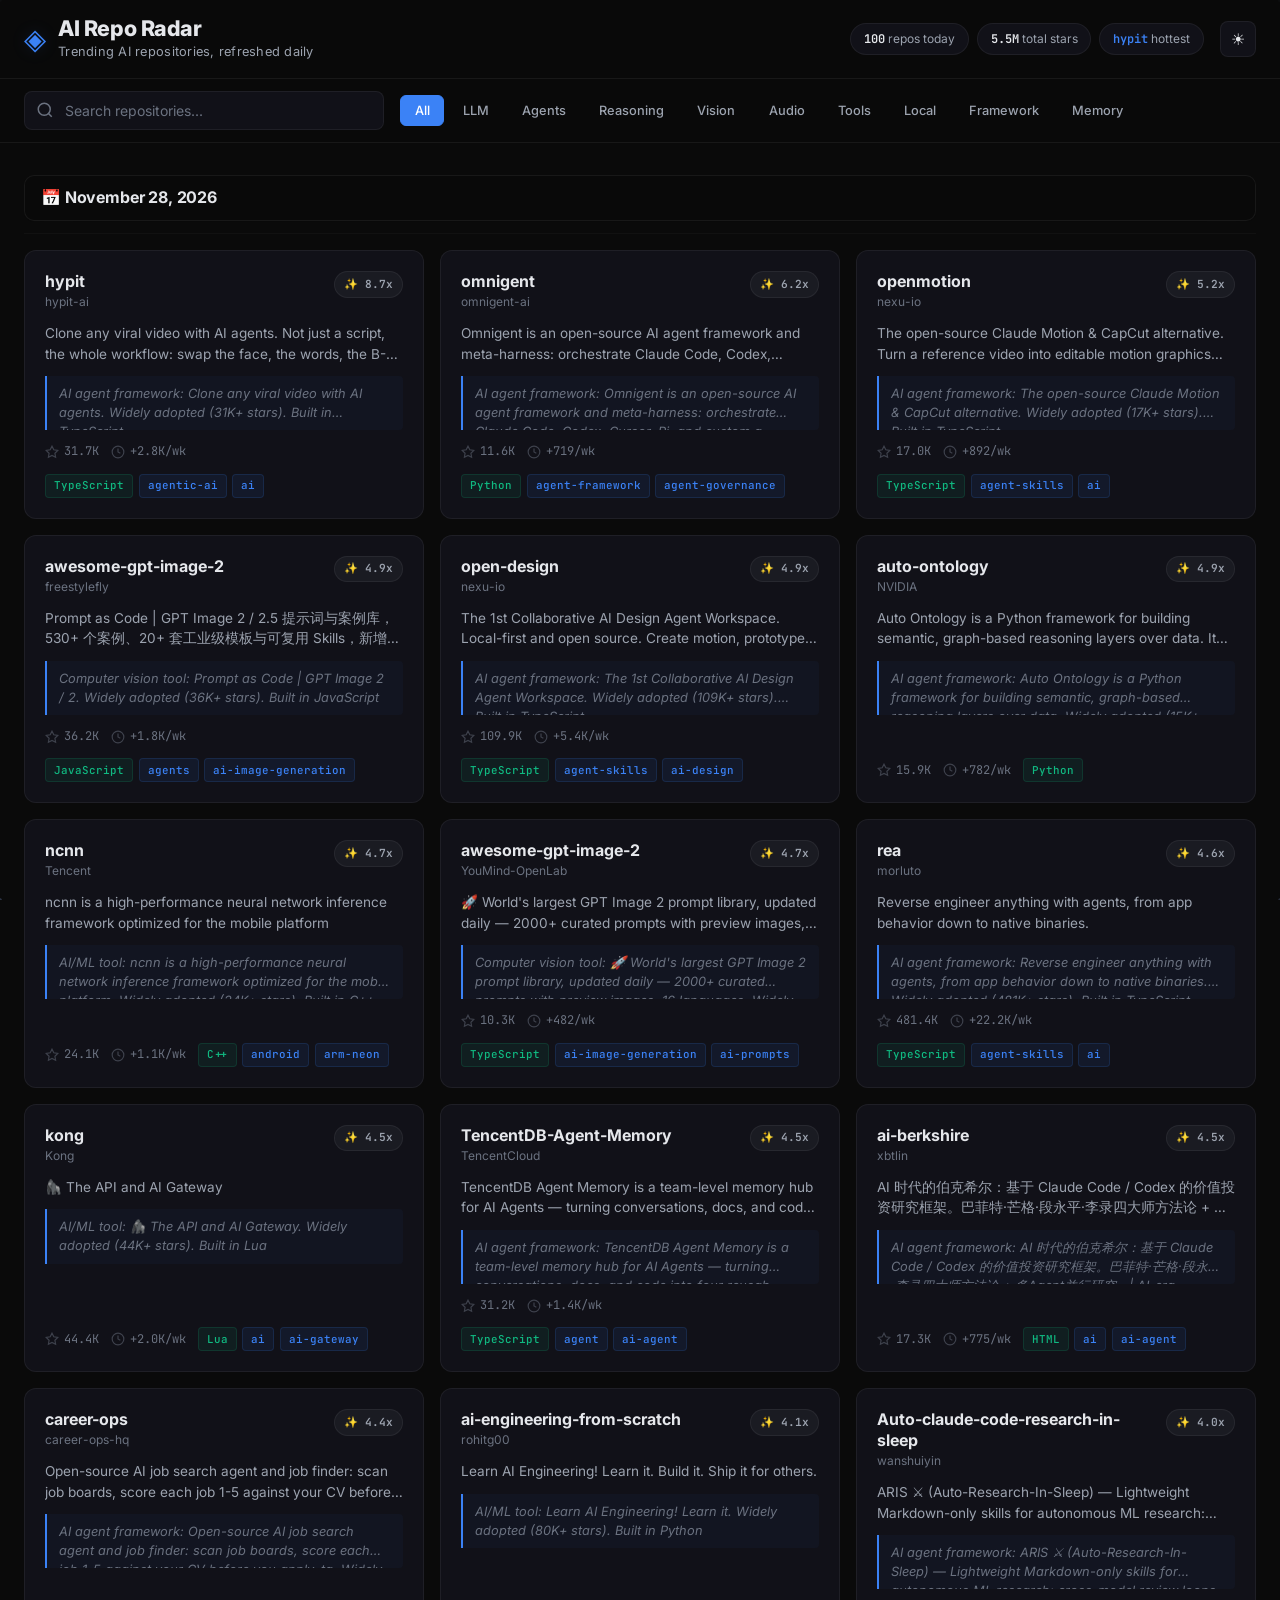
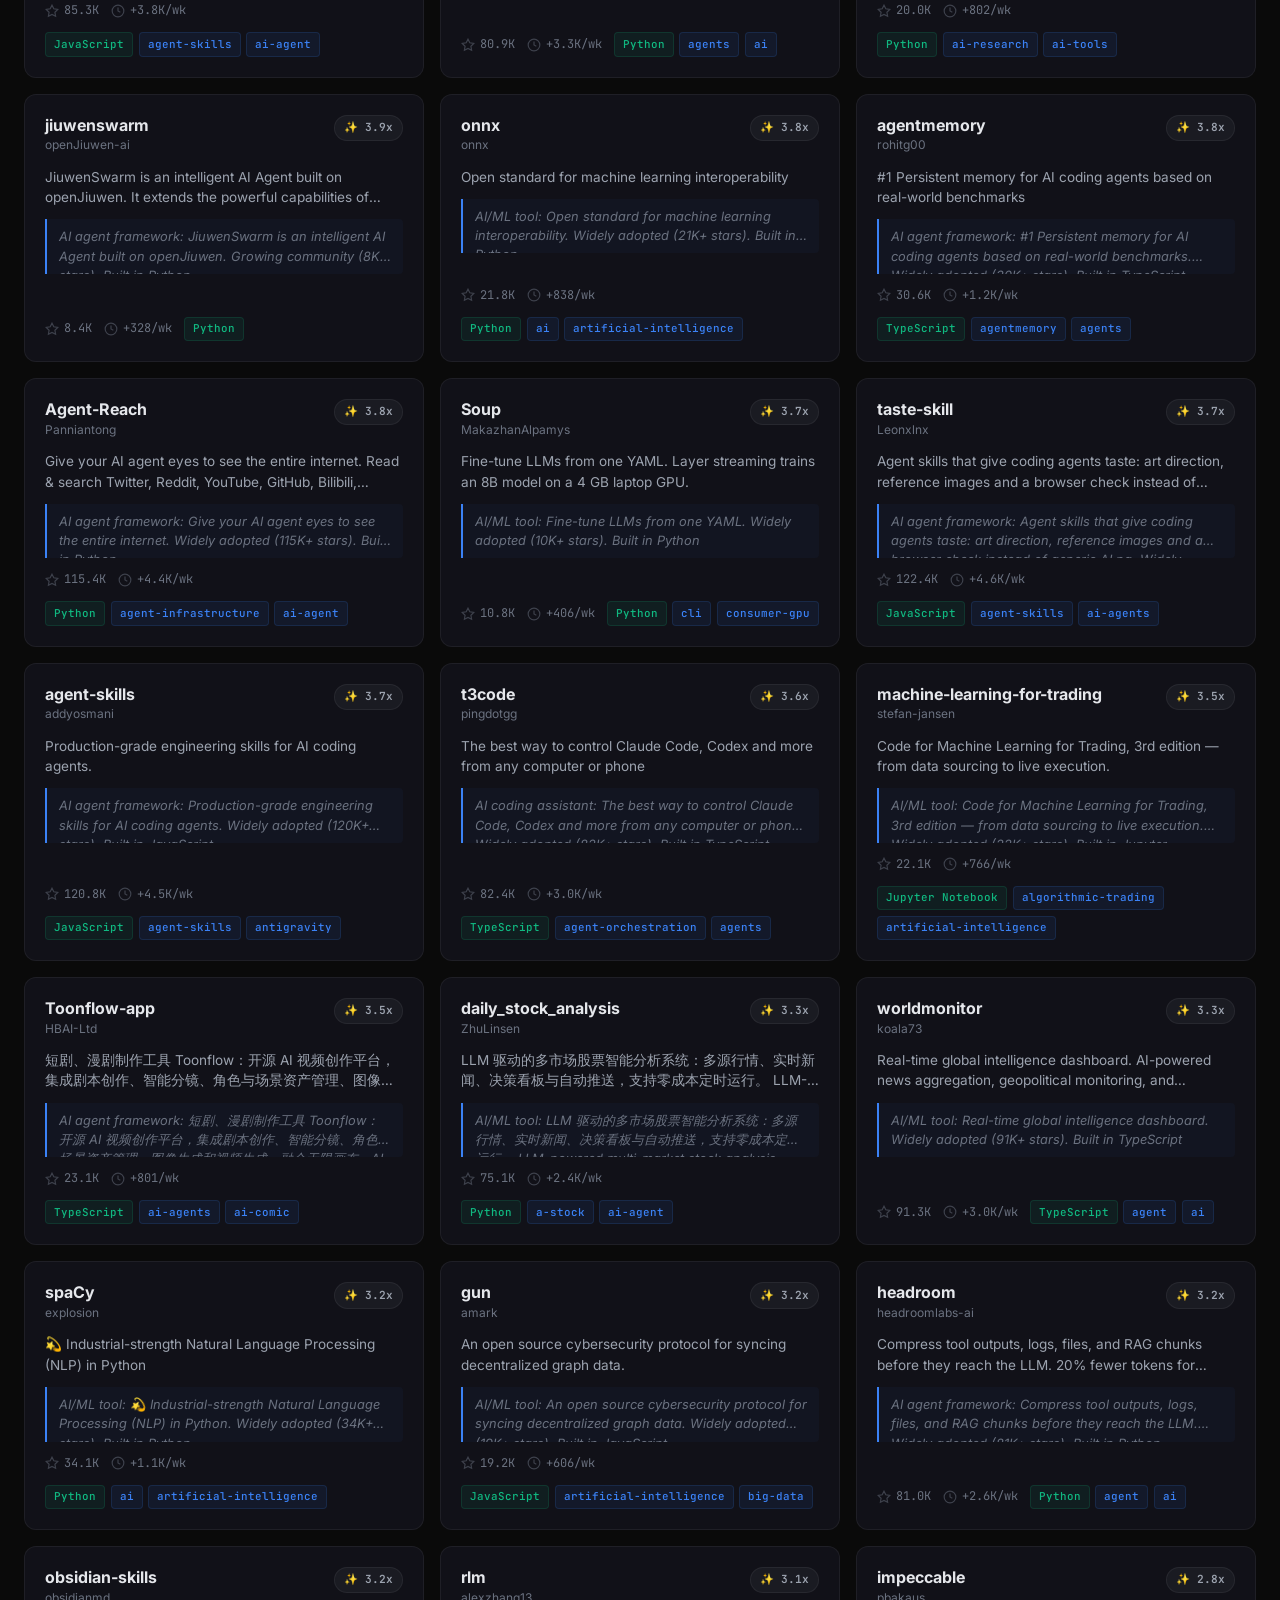
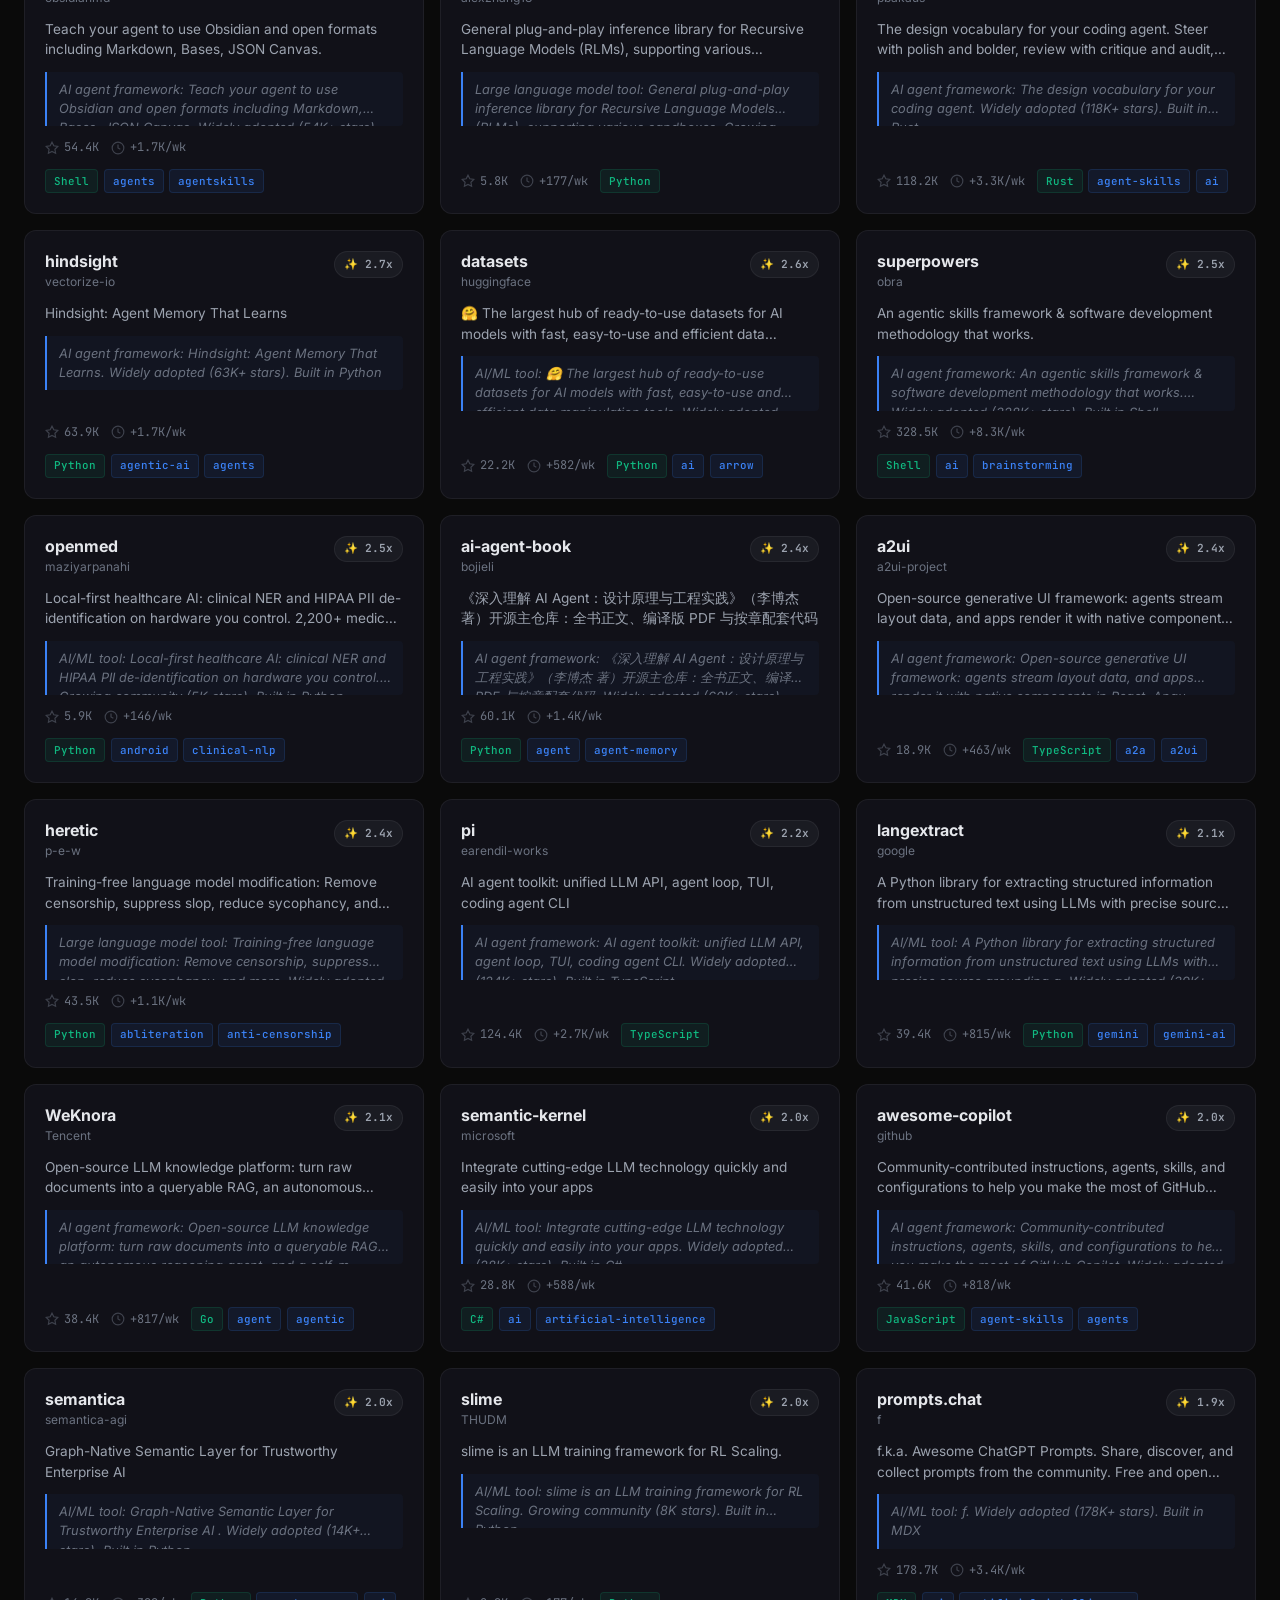
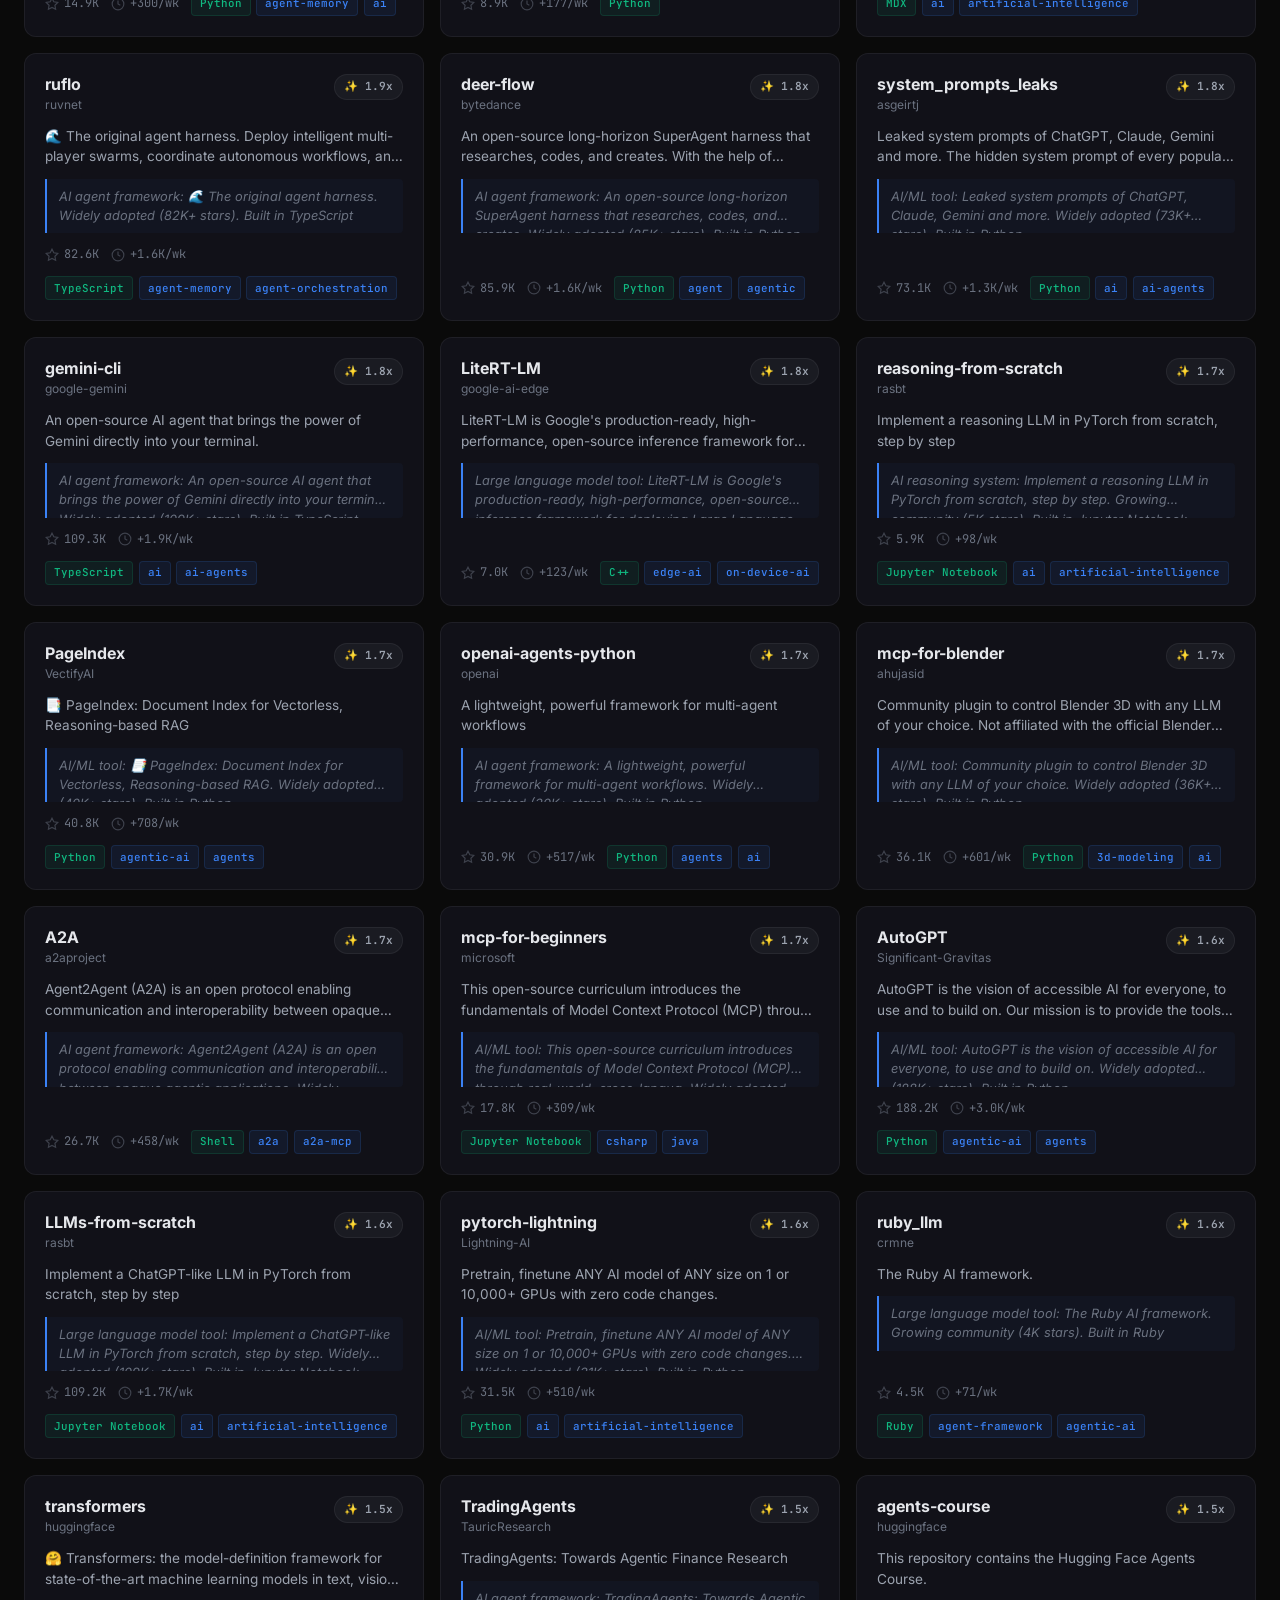
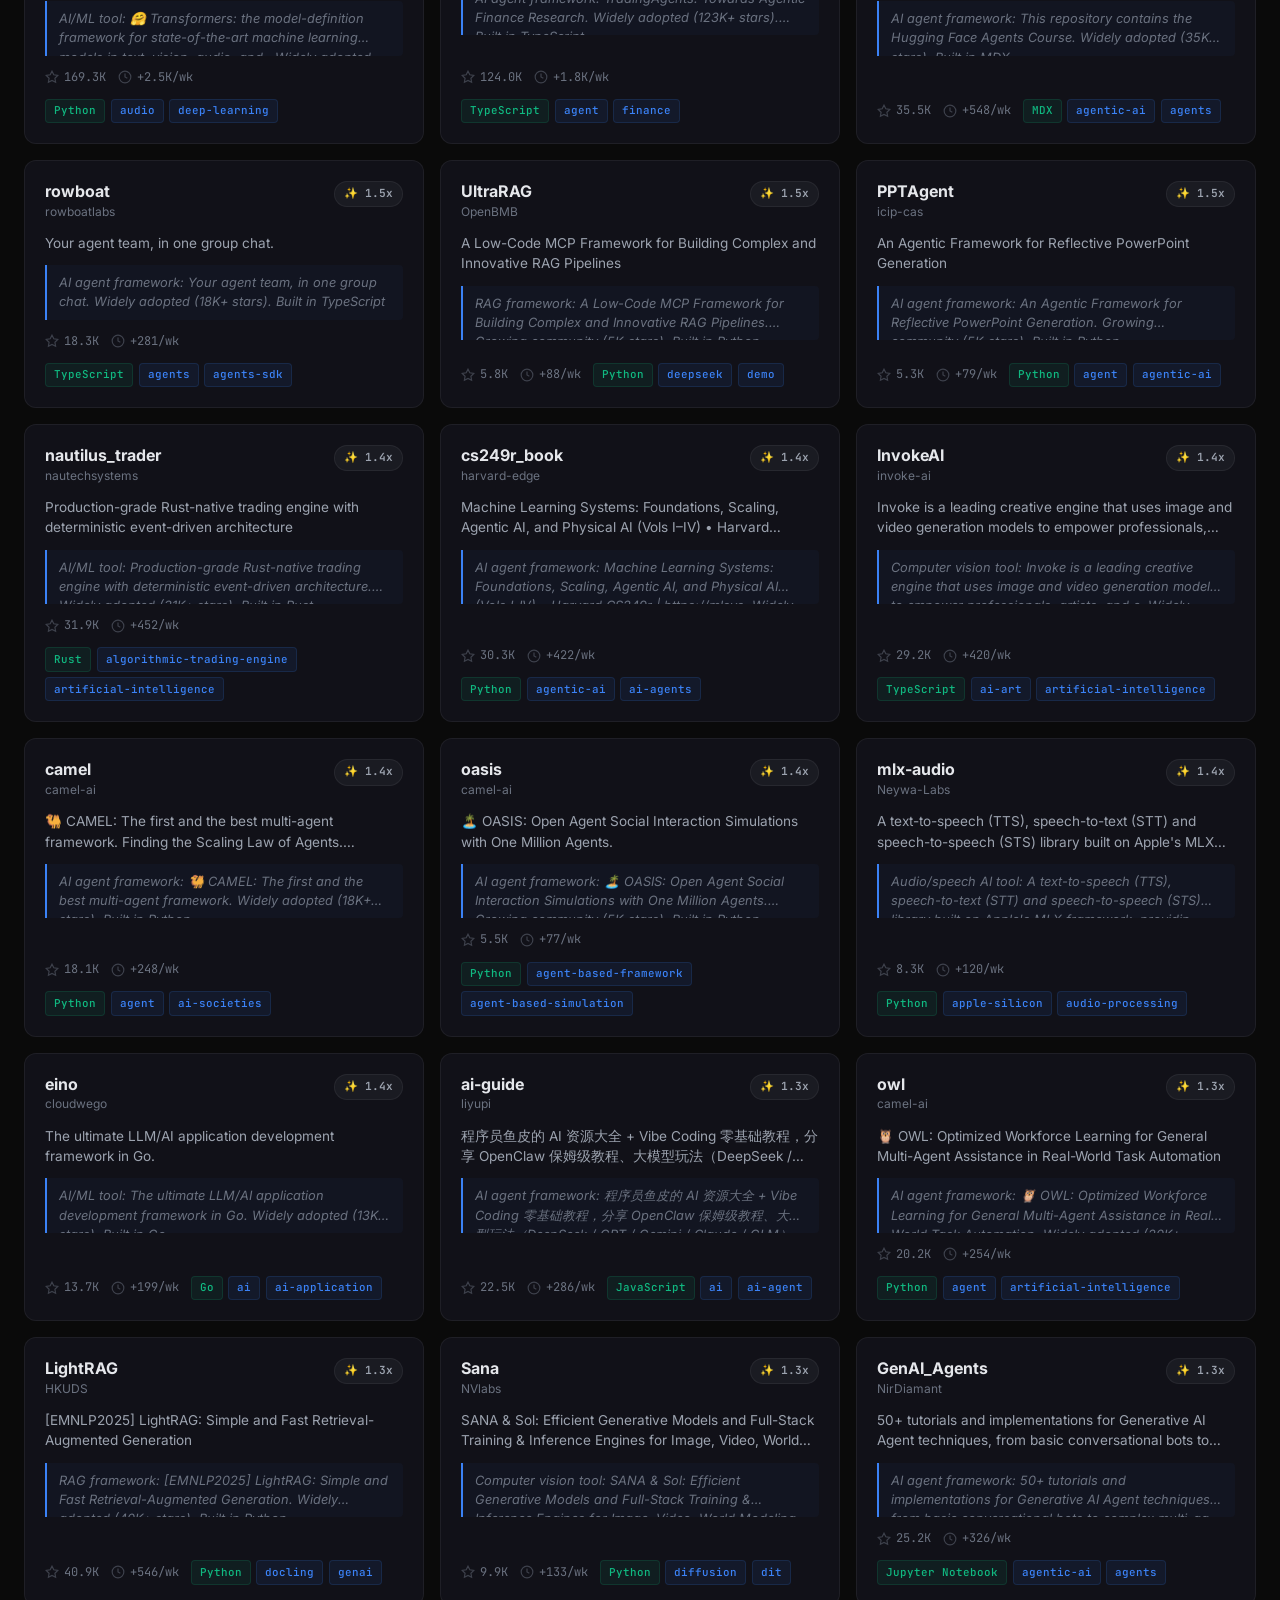
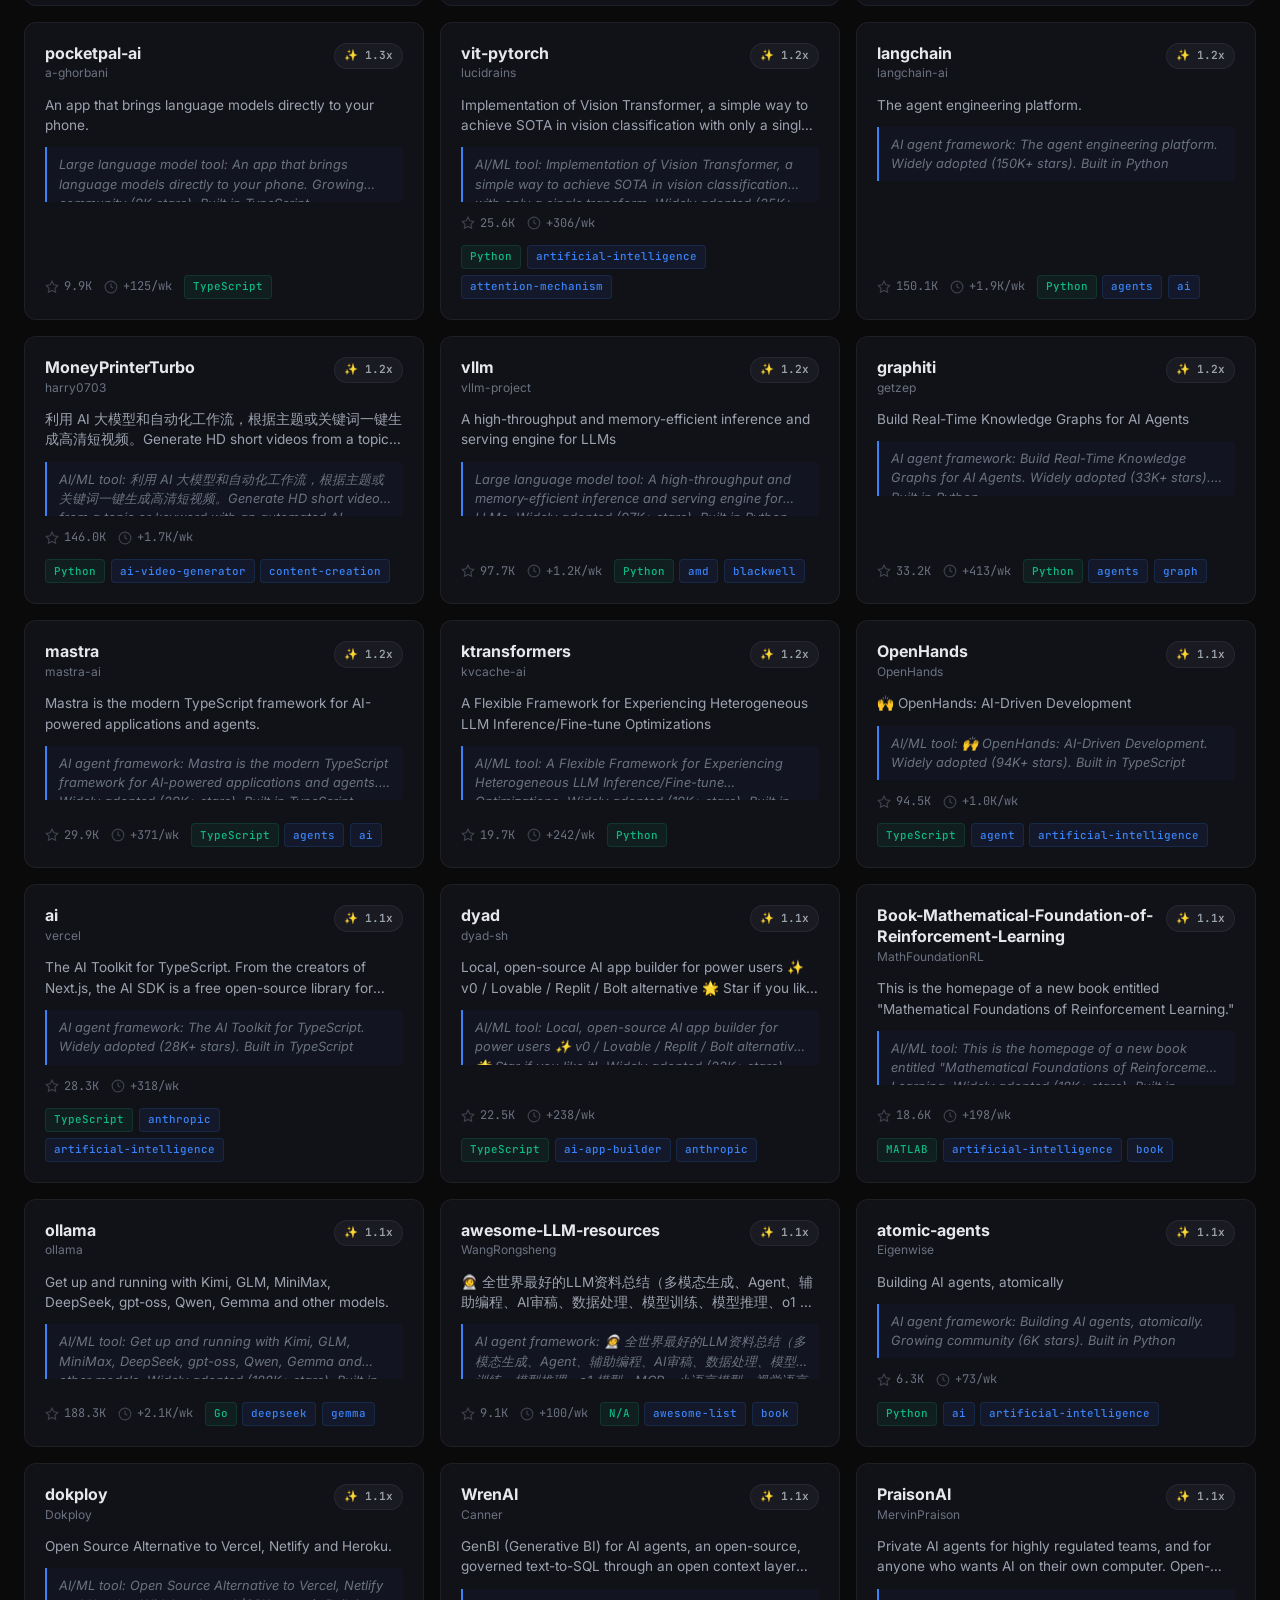
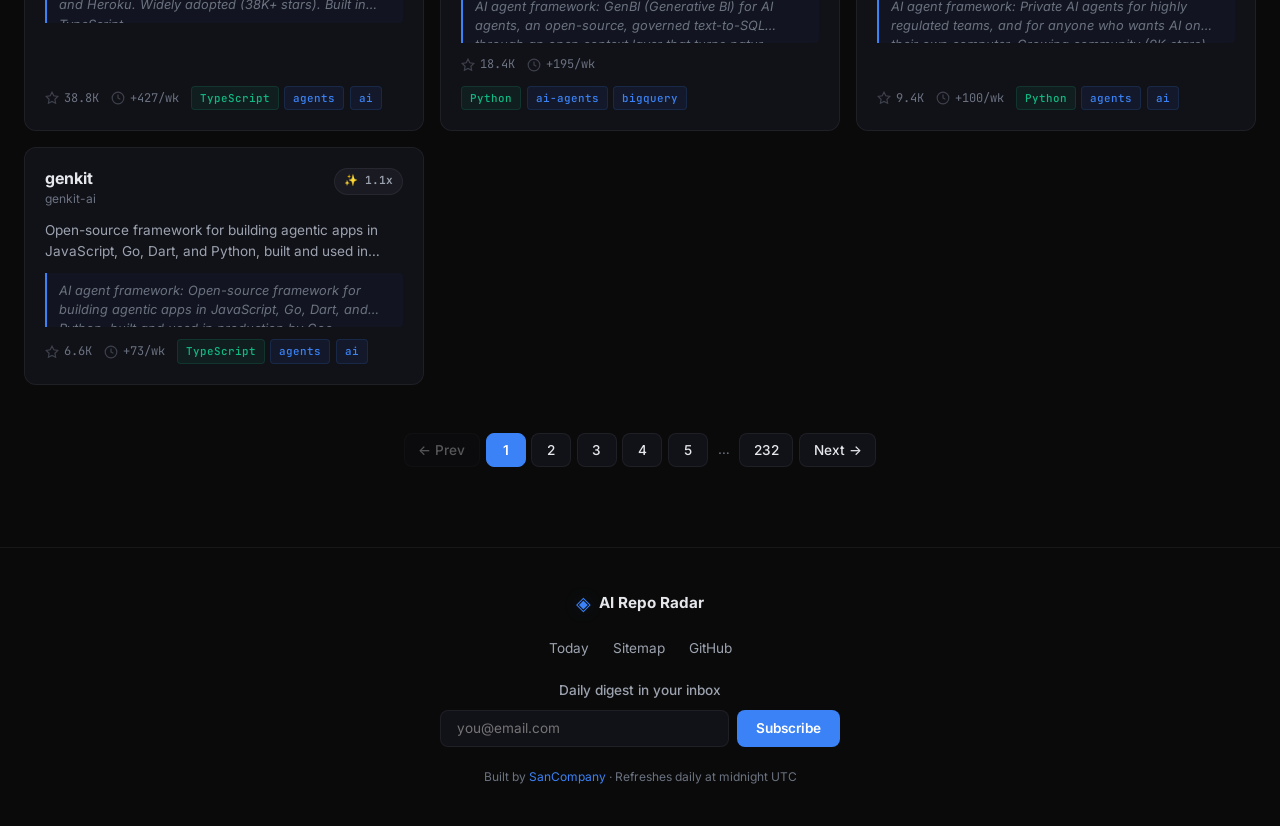
<file: index.html>
<!DOCTYPE html>
<html lang="en">
<head>
<meta charset="UTF-8">
<meta name="viewport" content="width=device-width, initial-scale=1.0">
<meta name="description" content="AI Repo Radar — Daily trending AI & LLM GitHub repositories. Fresh every 24 hours.">
<title>AI Repo Radar — Trending AI Repositories</title>
<link rel="preconnect" href="https://fonts.googleapis.com">
<link href="https://fonts.googleapis.com/css2?family=Inter:wght@400;500;600;700;800&family=JetBrains+Mono:wght@400;500;600&display=swap" rel="stylesheet">
<link rel="stylesheet" href="style.css">
<link rel="icon" type="image/svg+xml" href="data:image/svg+xml,<svg xmlns='http://www.w3.org/2000/svg' viewBox='0 0 32 32'><rect width='32' height='32' rx='6' fill='%233b82f6'/><text x='16' y='22' text-anchor='middle' fill='white' font-size='18' font-family='sans-serif' font-weight='bold'>R</text></svg>">
</head>
<body>

<canvas id="bgCanvas"></canvas>

<header class="header">
  <div class="header-inner">
    <div class="logo">
      <span class="logo-icon">◈</span>
      <div>
        <h1>AI Repo Radar</h1>
        <p class="tagline">Trending AI repositories, refreshed daily</p>
      </div>
    </div>
    <div class="header-actions">
      <div class="header-stats" id="headerStats">
        <div class="stat-pill"><span class="stat-value" id="statCount">—</span> repos today</div>
        <div class="stat-pill"><span class="stat-value" id="statStars">—</span> total stars</div>
        <div class="stat-pill hot"><span class="stat-value" id="statHot">—</span> hottest</div>
      </div>
      <button class="theme-toggle" onclick="toggleTheme()" aria-label="Toggle theme">
        <span class="theme-icon">☀</span>
      </button>
    </div>
  </div>
</header>

<nav class="controls">
  <div class="controls-inner">
    <div class="search-wrap">
      <svg class="search-icon" viewBox="0 0 24 24" width="18" height="18" fill="none" stroke="currentColor" stroke-width="2"><circle cx="11" cy="11" r="8"/><line x1="21" y1="21" x2="16.65" y2="16.65"/></svg>
      <input type="text" id="searchInput" placeholder="Search repositories..." class="search-input">
    </div>
    <div class="filter-tabs" id="filterTabs">
      <button class="filter-tab active" data-category="all">All</button>
    </div>

  </div>
</nav>

<main class="main-content">
  <div id="dateSections"></div>
  <div id="pagination"></div>
  <div class="empty-state" id="emptyState" style="display:none">
    <div class="empty-icon">🔍</div>
    <h2>No repos found</h2>
    <p>Try a different search or check back tomorrow</p>
  </div>
</main>

<footer class="footer">
  <div class="footer-inner">
    <div class="footer-brand">
      <span class="logo-icon small">◈</span>
      <span>AI Repo Radar</span>
    </div>
    <div class="footer-links">
      <a href="/">Today</a>
      <a href="sitemap.xml">Sitemap</a>
      <a href="https://github.com" target="_blank" rel="noopener">GitHub</a>
    </div>
    <div class="newsletter-box" id="newsletterBox">
      <p class="newsletter-label">Daily digest in your inbox</p>
      <form class="newsletter-form" id="newsletterForm" onsubmit="subscribeNewsletter(event)">
        <input type="email" placeholder="you@email.com" class="newsletter-input" required>
        <button type="submit" class="newsletter-btn">Subscribe</button>
      </form>
    </div>
    <p class="footer-credit">Built by <a href="https://github.com/ysanchay" target="_blank">SanCompany</a> · Refreshes daily at midnight UTC</p>
  </div>
</footer>

<script src="app.js"></script>
</body>
</html>
</file>
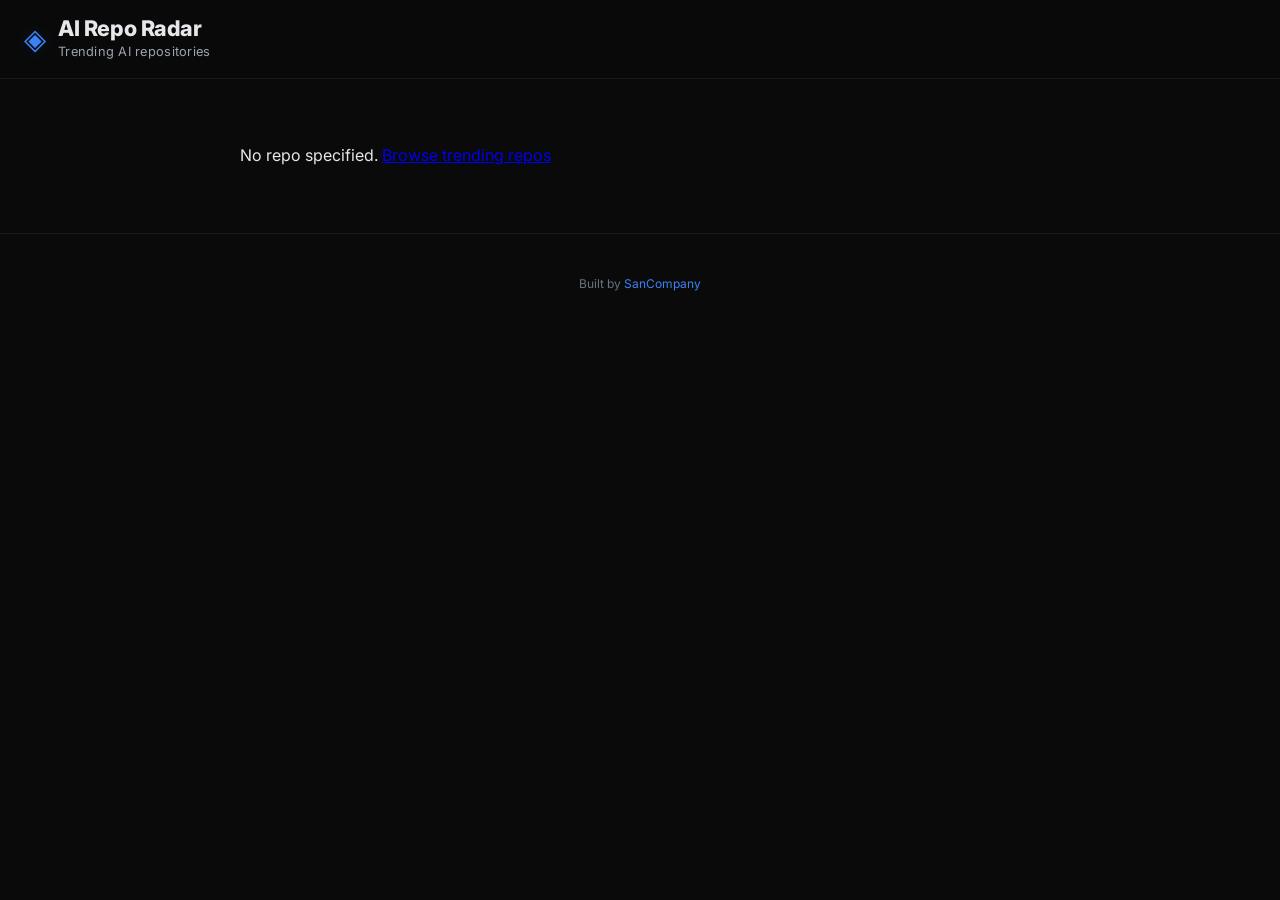
<file: repo.html>
<!DOCTYPE html>
<html lang="en">
<head>
<meta charset="UTF-8">
<meta name="viewport" content="width=device-width, initial-scale=1.0">
<title>Repo Detail — AI Repo Radar</title>
<link rel="preconnect" href="https://fonts.googleapis.com">
<link href="https://fonts.googleapis.com/css2?family=Inter:wght@400;500;600;700;800&family=JetBrains+Mono:wght@400;500;600&display=swap" rel="stylesheet">
<link rel="stylesheet" href="style.css">
</head>
<body>
<canvas id="bgCanvas"></canvas>

<header class="header">
  <div class="header-inner">
    <a href="/" class="logo" style="text-decoration:none;color:inherit">
      <span class="logo-icon">◈</span>
      <div>
        <h1>AI Repo Radar</h1>
        <p class="tagline">Trending AI repositories</p>
      </div>
    </a>
  </div>
</header>

<main class="main-content">
  <div class="repo-detail" id="repoDetail">
    <p>Loading...</p>
  </div>
</main>

<footer class="footer">
  <div class="footer-inner">
    <p class="footer-credit">Built by <a href="https://github.com/ysanchay">SanCompany</a></p>
  </div>
</footer>

<script>
const DATA_URL = '/data/repos.json';
const params = new URLSearchParams(window.location.search);
const repoId = parseInt(params.get('id'));

function formatNum(n) {
  if (n >= 1000000) return (n/1000000).toFixed(1)+'M';
  if (n >= 1000) return (n/1000).toFixed(1)+'K';
  return n;
}

function getVelocityLabel(s) {
  if (s>=50) return 'Explosive 🚀';
  if (s>=25) return 'Hot 🔥';
  if (s>=10) return 'Warming 📈';
  return 'Steady ✨';
}

async function load() {
  try {
    const res = await fetch(DATA_URL);
    const repos = await res.json();
    const repo = repos.find(r => r.id === repoId);
    if (!repo) { document.getElementById('repoDetail').innerHTML = '<p>Repo not found. <a href="/">Back home</a></p>'; return; }
    render(repo, repos);
  } catch(e) {
    document.getElementById('repoDetail').innerHTML = '<p>Error loading data. <a href="/">Back home</a></p>';
  }
}

function render(repo, allRepos) {
  const related = allRepos.filter(r => 
    r.id !== repo.id && r.topics.some(t => repo.topics.includes(t))
  ).slice(0, 3);

  document.title = `${repo.full_name} — AI Repo Radar`;

  document.getElementById('repoDetail').innerHTML = `
    <a href="/" class="back-link">← Back to Radar</a>
    <div class="repo-detail-header">
      <h1 class="repo-detail-name">${repo.full_name.split('/')[1]}</h1>
      <div class="repo-detail-owner">by <strong>${repo.full_name.split('/')[0]}</strong></div>
      <p class="repo-detail-desc">${repo.description}</p>
    </div>

    <div class="detail-stats">
      <div class="detail-stat">
        <span class="detail-stat-label">⭐ Stars</span>
        <span class="detail-stat-value">${formatNum(repo.stars)}</span>
      </div>
      <div class="detail-stat">
        <span class="detail-stat-label">📈 This Week</span>
        <span class="detail-stat-value">+${formatNum(repo.stars_this_week)}</span>
      </div>
      <div class="detail-stat">
        <span class="detail-stat-label">🔥 Velocity</span>
        <span class="detail-stat-value">${repo.velocity_score.toFixed(1)}x ${getVelocityLabel(repo.velocity_score)}</span>
      </div>
      <div class="detail-stat">
        <span class="detail-stat-label">💻 Language</span>
        <span class="detail-stat-value">${repo.language || 'N/A'}</span>
      </div>
    </div>

    ${repo.summary ? `
    <div class="repo-detail-summary">
      <h3>🤖 AI Summary</h3>
      <p>${repo.summary}</p>
    </div>` : ''}

    ${repo.topics ? `
    <div style="display:flex;gap:0.5rem;flex-wrap:wrap;margin:1rem 0">
      ${repo.topics.map(t => `<span class="tag">${t}</span>`).join('')}
    </div>` : ''}

    <div class="detail-actions">
      <a href="${repo.url}" target="_blank" rel="noopener" class="btn-primary">
        <svg viewBox="0 0 24 24" width="18" height="18" fill="currentColor"><path d="M12 0c-6.626 0-12 5.373-12 12 0 5.302 3.438 9.8 8.207 11.387.599.111.793-.261.793-.577v-2.234c-3.338.726-4.033-1.416-4.033-1.416-.546-1.387-1.333-1.756-1.333-1.756-1.089-.745.083-.729.083-.729 1.205.084 1.839 1.237 1.839 1.237 1.07 1.834 2.807 1.304 3.492.997.107-.775.418-1.305.762-1.604-2.665-.305-5.467-1.334-5.467-5.931 0-1.311.469-2.381 1.236-3.221-.124-.303-.535-1.524.117-3.176 0 0 1.008-.322 3.301 1.23.957-.266 1.983-.399 3.003-.404 1.02.005 2.047.138 3.006.404 2.291-1.552 3.297-1.23 3.297-1.23.653 1.653.242 2.874.118 3.176.77.84 1.235 1.911 1.235 3.221 0 4.609-2.807 5.624-5.479 5.921.43.372.823 1.102.823 2.222v3.293c0 .319.192.694.801.576 4.765-1.589 8.199-6.086 8.199-11.386 0-6.627-5.373-12-12-12z"/></svg>
        View on GitHub
      </a>
      <button onclick="share('twitter')" class="btn-secondary">
        <svg viewBox="0 0 24 24" width="16" height="16" fill="currentColor"><path d="M18.244 2.25h3.308l-7.227 8.26 8.502 11.24H16.17l-5.214-6.817L4.99 21.75H1.68l7.73-8.835L1.254 2.25H8.08l4.713 6.231zm-1.161 17.52h1.833L7.084 4.126H5.117z"/></svg>
        Tweet
      </button>
      <button onclick="share('linkedin')" class="btn-secondary">
        <svg viewBox="0 0 24 24" width="16" height="16" fill="currentColor"><path d="M20.447 20.452h-3.554v-5.569c0-1.328-.027-3.037-1.852-3.037-1.853 0-2.136 1.445-2.136 2.939v5.667H9.351V9h3.414v1.561h.046c.477-.9 1.637-1.85 3.37-1.85 3.601 0 4.267 2.37 4.267 5.455v6.286zM5.337 7.433c-1.144 0-2.063-.926-2.063-2.065 0-1.138.92-2.063 2.063-2.063 1.14 0 2.064.925 2.064 2.063 0 1.139-.925 2.065-2.064 2.065zm1.782 13.019H3.555V9h3.564v11.452zM22.225 0H1.771C.792 0 0 .774 0 1.729v20.542C0 23.227.792 24 1.771 24h20.451C23.2 24 24 23.227 24 22.271V1.729C24 .774 23.2 0 22.222 0h.003z"/></svg>
        LinkedIn
      </button>
      <button onclick="copyLink()" class="btn-secondary">📋 Copy Link</button>
    </div>

    ${repo.readme_snippet ? `
    <div class="readme-preview">
      <h3 style="font-size:0.9rem;margin-bottom:1rem;color:var(--text-muted)">📄 README Preview</h3>
      <pre>${repo.readme_snippet}</pre>
    </div>` : ''}

    ${related.length ? `
    <div class="related-section">
      <h3>🔗 Related Repositories</h3>
      <div class="repo-grid" style="margin-top:0.5rem">
        ${related.map(r => `
          <div class="repo-card" onclick="window.open('repo.html?id=${r.id}','_self')">
            <div class="repo-card-header">
              <div><strong>${r.full_name.split('/')[1]}</strong></div>
              <span class="velocity-badge ${r.velocity_score>=25?'velocity-hot':'velocity-moderate'}">${r.velocity_score.toFixed(1)}x</span>
            </div>
            <div class="repo-desc">${r.description}</div>
          </div>
        `).join('')}
      </div>
    </div>` : ''}
  `;
}

function share(platform) {
  const url = encodeURIComponent(window.location.href);
  const title = encodeURIComponent(document.title);
  const maps = {
    twitter: `https://twitter.com/intent/tweet?text=${title}&url=${url}`,
    linkedin: `https://www.linkedin.com/shareArticle?mini=true&url=${url}&title=${title}`
  };
  window.open(maps[platform], '_blank', 'width=600,height=400');
}

function copyLink() {
  navigator.clipboard.writeText(window.location.href).then(() => alert('✅ Link copied!'));
}

if (!repoId) document.getElementById('repoDetail').innerHTML = '<p>No repo specified. <a href="/">Browse trending repos</a></p>';
else load();

// Background
(function(){const c=document.getElementById('bgCanvas'),x=c.getContext('2d');let w,h,ps=[];function r(){w=c.width=innerWidth;h=c.height=innerHeight}r();addEventListener('resize',r);for(let i=0;i<40;i++)ps.push({x:Math.random()*w,y:Math.random()*h,vx:(Math.random()-.5)*.2,vy:(Math.random()-.5)*.2,r:Math.random()*1.2+.3});(function d(){x.clearRect(0,0,w,h);const cl=document.body.classList.contains('light')?'120,120,140':'80,100,140';ps.forEach((p,i)=>{p.x+=p.vx;p.y+=p.vy;if(p.x<0)p.x=w;if(p.x>w)p.x=0;if(p.y<0)p.y=h;if(p.y>h)p.y=0;x.beginPath();x.arc(p.x,p.y,p.r,0,Math.PI*2);x.fillStyle=`rgba(${cl},0.12)`;x.fill();for(let j=i+1;j<ps.length;j++){const dx=p.x-ps[j].x,dy=p.y-ps[j].y,dist=Math.sqrt(dx*dx+dy*dy);if(dist<120){x.beginPath();x.moveTo(p.x,p.y);x.lineTo(ps[j].x,ps[j].y);x.strokeStyle=`rgba(${cl},0.025)`;x.lineWidth=.5;x.stroke()}}});requestAnimationFrame(d)})()})();
</script>
</body>
</html>
</file>
<file: style.css>
/* === AI Repo Radar — Dark Minimal Techy === */
:root {
  --bg: #0a0a0a;
  --bg-card: #111118;
  --bg-card-hover: #161622;
  --border: rgba(255,255,255,0.06);
  --border-hover: rgba(255,255,255,0.12);
  --text: #e5e7eb;
  --text-muted: #9ca3af;
  --text-dim: #6b7280;
  --accent: #3b82f6;
  --accent-glow: rgba(59,130,246,0.15);
  --green: #10b981;
  --green-glow: rgba(16,185,129,0.15);
  --amber: #f59e0b;
  --red: #ef4444;
  --header-bg: rgba(10,10,10,0.85);
  --font: 'Inter', system-ui, sans-serif;
  --mono: 'JetBrains Mono', monospace;
}

.light {
  --bg: #f8fafc;
  --bg-card: #ffffff;
  --bg-card-hover: #f1f5f9;
  --border: rgba(0,0,0,0.08);
  --border-hover: rgba(0,0,0,0.14);
  --text: #1e293b;
  --text-muted: #64748b;
  --text-dim: #94a3b8;
  --header-bg: rgba(248,250,252,0.9);
}

* { margin: 0; padding: 0; box-sizing: border-box; }

body {
  background: var(--bg);
  color: var(--text);
  font-family: var(--font);
  line-height: 1.6;
  min-height: 100vh;
  -webkit-font-smoothing: antialiased;
}

#bgCanvas {
  position: fixed;
  inset: 0;
  z-index: 0;
  opacity: 0.4;
  pointer-events: none;
}

/* Header */
.header {
  position: sticky;
  top: 0;
  z-index: 100;
  background: var(--header-bg);
  backdrop-filter: blur(20px);
  border-bottom: 1px solid var(--border);
  padding: 0 1.5rem;
}

.header-inner {
  max-width: 1280px;
  margin: 0 auto;
  display: flex;
  align-items: center;
  justify-content: space-between;
  padding: 1rem 0;
  gap: 1rem;
  flex-wrap: wrap;
}

.logo {
  display: flex;
  align-items: center;
  gap: 0.75rem;
}

.logo-icon {
  font-size: 1.8rem;
  color: var(--accent);
  filter: drop-shadow(0 0 8px var(--accent-glow));
}

.logo-icon.small { font-size: 1.2rem; }

.logo h1 {
  font-size: 1.35rem;
  font-weight: 800;
  letter-spacing: -0.02em;
  line-height: 1.2;
}

.tagline {
  font-size: 0.8rem;
  color: var(--text-muted);
  letter-spacing: 0.02em;
}

.header-actions {
  display: flex;
  align-items: center;
  gap: 1rem;
}

.header-stats {
  display: flex;
  gap: 0.5rem;
}

.stat-pill {
  background: var(--bg-card);
  border: 1px solid var(--border);
  padding: 0.3rem 0.8rem;
  border-radius: 100px;
  font-size: 0.75rem;
  color: var(--text-muted);
  white-space: nowrap;
}

.stat-value {
  font-family: var(--mono);
  font-weight: 600;
  color: var(--text);
}

.stat-pill.hot .stat-value { color: var(--accent); }

.theme-toggle {
  background: var(--bg-card);
  border: 1px solid var(--border);
  color: var(--text);
  width: 36px;
  height: 36px;
  border-radius: 8px;
  cursor: pointer;
  font-size: 1rem;
  display: flex;
  align-items: center;
  justify-content: center;
  transition: all 0.2s;
}
.theme-toggle:hover { border-color: var(--border-hover); background: var(--bg-card-hover); }

/* Controls */
.controls {
  position: sticky;
  top: 73px;
  z-index: 99;
  background: var(--header-bg);
  backdrop-filter: blur(20px);
  border-bottom: 1px solid var(--border);
  padding: 0 1.5rem;
}

.controls-inner {
  max-width: 1280px;
  margin: 0 auto;
  display: flex;
  align-items: center;
  gap: 1rem;
  padding: 0.75rem 0;
  flex-wrap: wrap;
}

.search-wrap {
  position: relative;
  flex: 1;
  min-width: 200px;
  max-width: 360px;
}

.search-icon {
  position: absolute;
  left: 0.75rem;
  top: 50%;
  transform: translateY(-50%);
  color: var(--text-dim);
}

.search-input {
  width: 100%;
  background: var(--bg-card);
  border: 1px solid var(--border);
  color: var(--text);
  padding: 0.6rem 1rem 0.6rem 2.5rem;
  border-radius: 8px;
  font-family: var(--font);
  font-size: 0.875rem;
  transition: all 0.2s;
}
.search-input:focus { outline: none; border-color: var(--accent); box-shadow: 0 0 0 3px var(--accent-glow); }
.search-input::placeholder { color: var(--text-dim); }

.filter-tabs {
  display: flex;
  gap: 0.25rem;
  overflow-x: auto;
  flex: 1;
}

.filter-tab {
  background: none;
  border: 1px solid transparent;
  color: var(--text-muted);
  padding: 0.45rem 0.85rem;
  border-radius: 6px;
  font-family: var(--font);
  font-size: 0.8rem;
  font-weight: 500;
  cursor: pointer;
  white-space: nowrap;
  transition: all 0.2s;
}
.filter-tab:hover { color: var(--text); background: var(--bg-card); }
.filter-tab.active { background: var(--accent); color: #fff; border-color: var(--accent); }

.archive-link {
  display: flex;
  align-items: center;
  gap: 0.4rem;
  color: var(--text-muted);
  text-decoration: none;
  font-size: 0.8rem;
  font-weight: 500;
  padding: 0.45rem 0.85rem;
  border-radius: 6px;
  white-space: nowrap;
  transition: all 0.2s;
}
.archive-link:hover { color: var(--text); background: var(--bg-card); }

/* Main content */
.main-content {
  max-width: 1280px;
  margin: 0 auto;
  padding: 2rem 1.5rem;
  position: relative;
  z-index: 1;
}

/* Date sections */
.date-section {
  margin-bottom: 2rem;
}

.date-header {
  position: sticky;
  top: 80px;
  z-index: 90;
  background: var(--header-bg);
  backdrop-filter: blur(20px);
  border: 1px solid var(--border);
  border-radius: 10px;
  padding: 0.6rem 1rem;
  font-size: 1rem;
  font-weight: 700;
  color: var(--text);
  letter-spacing: -0.01em;
  margin-bottom: 0.75rem;
  display: flex;
  align-items: center;
  gap: 0.5rem;
}

.date-divider {
  height: 1px;
  background: var(--border);
  margin: 0 0 1rem 0;
  opacity: 0.5;
}

.date-section .repo-grid {
  display: grid;
  grid-template-columns: repeat(auto-fill, minmax(370px, 1fr));
  gap: 1rem;
}

/* Pagination */
.pagination {
  display: flex;
  align-items: center;
  justify-content: center;
  gap: 0.35rem;
  padding: 2rem 0 1rem;
  flex-wrap: wrap;
}

.page-btn {
  background: var(--bg-card);
  border: 1px solid var(--border);
  color: var(--text);
  padding: 0.4rem 0.85rem;
  border-radius: 8px;
  font-family: var(--font);
  font-size: 0.8rem;
  font-weight: 500;
  cursor: pointer;
  transition: all 0.2s;
  min-width: 36px;
  display: flex;
  align-items: center;
  justify-content: center;
}

.page-btn:hover {
  border-color: var(--accent);
  background: var(--bg-card-hover);
}

.page-btn.active {
  background: var(--accent);
  color: #fff;
  border-color: var(--accent);
}

.page-btn.disabled {
  opacity: 0.4;
  cursor: not-allowed;
}

.page-btn.disabled:hover {
  border-color: var(--border);
  background: var(--bg-card);
}

.page-ellipsis {
  color: var(--text-dim);
  font-size: 0.8rem;
  padding: 0.4rem 0.2rem;
  user-select: none;
}

/* Repo cards */
.repo-card {
  background: var(--bg-card);
  border: 1px solid var(--border);
  border-radius: 12px;
  padding: 1.25rem;
  transition: all 0.25s ease;
  cursor: pointer;
  position: relative;
  overflow: hidden;
  display: flex;
  flex-direction: column;
  gap: 0.75rem;
}

.repo-card:hover {
  border-color: var(--border-hover);
  background: var(--bg-card-hover);
  transform: translateY(-2px);
  box-shadow: 0 8px 30px rgba(0,0,0,0.3);
}

.repo-card-header {
  display: flex;
  align-items: flex-start;
  justify-content: space-between;
  gap: 0.5rem;
}

.repo-name {
  font-weight: 700;
  font-size: 1rem;
  color: var(--text);
  text-decoration: none;
  line-height: 1.3;
}
.repo-name:hover { color: var(--accent); }

.repo-owner {
  font-size: 0.75rem;
  color: var(--text-dim);
  font-weight: 400;
}

.velocity-badge {
  display: flex;
  align-items: center;
  gap: 0.2rem;
  padding: 0.2rem 0.55rem;
  border-radius: 100px;
  font-family: var(--mono);
  font-size: 0.7rem;
  font-weight: 600;
  white-space: nowrap;
  flex-shrink: 0;
}

.velocity-explosive { background: var(--green-glow); color: var(--green); border: 1px solid rgba(16,185,129,0.3); }
.velocity-hot { background: var(--accent-glow); color: var(--accent); border: 1px solid rgba(59,130,246,0.3); }
.velocity-warm { background: rgba(245,158,11,0.12); color: var(--amber); border: 1px solid rgba(245,158,11,0.25); }
.velocity-moderate { background: rgba(107,114,128,0.1); color: var(--text-muted); border: 1px solid var(--border); }

.repo-desc {
  font-size: 0.85rem;
  color: var(--text-muted);
  line-height: 1.5;
  display: -webkit-box;
  -webkit-line-clamp: 2;
  -webkit-box-orient: vertical;
  overflow: hidden;
}

.repo-summary {
  font-size: 0.8rem;
  color: var(--text-dim);
  line-height: 1.5;
  font-style: italic;
  padding: 0.5rem 0.75rem;
  background: rgba(59,130,246,0.04);
  border-left: 2px solid var(--accent);
  border-radius: 0 4px 4px 0;
  display: -webkit-box;
  -webkit-line-clamp: 2;
  -webkit-box-orient: vertical;
  overflow: hidden;
}

.repo-meta {
  display: flex;
  align-items: center;
  gap: 0.75rem;
  flex-wrap: wrap;
  margin-top: auto;
}

.repo-stat {
  display: flex;
  align-items: center;
  gap: 0.3rem;
  font-size: 0.75rem;
  color: var(--text-dim);
  font-family: var(--mono);
}

.repo-stat svg { opacity: 0.5; }

.repo-tags {
  display: flex;
  gap: 0.35rem;
  flex-wrap: wrap;
}

.tag {
  font-size: 0.68rem;
  padding: 0.15rem 0.5rem;
  border-radius: 4px;
  font-family: var(--mono);
  font-weight: 500;
  background: rgba(59,130,246,0.08);
  color: var(--accent);
  border: 1px solid rgba(59,130,246,0.15);
}

.tag-lang {
  background: rgba(16,185,129,0.08);
  color: var(--green);
  border-color: rgba(16,185,129,0.15);
}

/* Empty state */
.empty-state {
  text-align: center;
  padding: 4rem 1rem;
  color: var(--text-muted);
}
.empty-icon { font-size: 3rem; margin-bottom: 1rem; }
.empty-state h2 { font-weight: 600; font-size: 1.2rem; margin-bottom: 0.5rem; }

/* Footer */
.footer {
  border-top: 1px solid var(--border);
  padding: 2.5rem 1.5rem;
  position: relative;
  z-index: 1;
}

.footer-inner {
  max-width: 1280px;
  margin: 0 auto;
  display: flex;
  flex-direction: column;
  align-items: center;
  gap: 1.25rem;
  text-align: center;
}

.footer-brand {
  display: flex;
  align-items: center;
  gap: 0.5rem;
  font-weight: 700;
  font-size: 0.95rem;
}

.footer-links {
  display: flex;
  gap: 1.5rem;
  flex-wrap: wrap;
  justify-content: center;
}

.footer-links a {
  color: var(--text-muted);
  text-decoration: none;
  font-size: 0.85rem;
  transition: color 0.2s;
}
.footer-links a:hover { color: var(--accent); }

.newsletter-box {
  max-width: 400px;
  width: 100%;
}

.newsletter-label {
  font-size: 0.85rem;
  color: var(--text-muted);
  margin-bottom: 0.5rem;
  font-weight: 500;
}

.newsletter-form {
  display: flex;
  gap: 0.5rem;
}

.newsletter-input {
  flex: 1;
  background: var(--bg-card);
  border: 1px solid var(--border);
  color: var(--text);
  padding: 0.6rem 1rem;
  border-radius: 8px;
  font-family: var(--font);
  font-size: 0.85rem;
}
.newsletter-input:focus { outline: none; border-color: var(--accent); }

.newsletter-btn {
  background: var(--accent);
  color: #fff;
  border: none;
  padding: 0.6rem 1.2rem;
  border-radius: 8px;
  font-family: var(--font);
  font-weight: 600;
  font-size: 0.85rem;
  cursor: pointer;
  transition: all 0.2s;
}
.newsletter-btn:hover { filter: brightness(1.15); }

.footer-credit {
  font-size: 0.75rem;
  color: var(--text-dim);
}
.footer-credit a { color: var(--accent); text-decoration: none; }

/* Repo detail page */
.repo-detail {
  max-width: 800px;
  margin: 0 auto;
  padding: 2rem 0;
}

.back-link {
  display: inline-flex;
  align-items: center;
  gap: 0.4rem;
  color: var(--text-muted);
  text-decoration: none;
  font-size: 0.85rem;
  margin-bottom: 1.5rem;
  transition: color 0.2s;
}
.back-link:hover { color: var(--accent); }

.repo-detail-header {
  margin-bottom: 2rem;
}

.repo-detail-name {
  font-size: 2rem;
  font-weight: 800;
  letter-spacing: -0.02em;
  margin-bottom: 0.5rem;
}

.repo-detail-owner {
  font-size: 0.9rem;
  color: var(--text-dim);
  margin-bottom: 0.75rem;
}

.repo-detail-desc {
  font-size: 1.05rem;
  color: var(--text-muted);
  line-height: 1.7;
  margin-bottom: 1rem;
}

.repo-detail-summary {
  background: rgba(59,130,246,0.06);
  border: 1px solid rgba(59,130,246,0.15);
  border-radius: 10px;
  padding: 1.25rem;
  margin: 1.5rem 0;
}

.repo-detail-summary h3 {
  font-size: 0.85rem;
  color: var(--accent);
  text-transform: uppercase;
  letter-spacing: 0.05em;
  margin-bottom: 0.5rem;
}

.repo-detail-summary p {
  color: var(--text);
  font-size: 0.95rem;
  line-height: 1.7;
}

.detail-stats {
  display: flex;
  gap: 1.5rem;
  flex-wrap: wrap;
  margin: 1.5rem 0;
}

.detail-stat {
  display: flex;
  flex-direction: column;
  gap: 0.2rem;
}
.detail-stat-label { font-size: 0.7rem; color: var(--text-dim); text-transform: uppercase; letter-spacing: 0.05em; }
.detail-stat-value { font-family: var(--mono); font-size: 1.2rem; font-weight: 600; }

.detail-actions {
  display: flex;
  gap: 0.75rem;
  margin: 2rem 0;
  flex-wrap: wrap;
}

.btn-primary, .btn-secondary {
  display: flex;
  align-items: center;
  gap: 0.5rem;
  padding: 0.7rem 1.4rem;
  border-radius: 8px;
  font-family: var(--font);
  font-size: 0.9rem;
  font-weight: 600;
  text-decoration: none;
  cursor: pointer;
  transition: all 0.2s;
}

.btn-primary { background: var(--accent); color: #fff; border: none; }
.btn-primary:hover { filter: brightness(1.15); }

.btn-secondary { background: var(--bg-card); color: var(--text); border: 1px solid var(--border); }
.btn-secondary:hover { border-color: var(--border-hover); background: var(--bg-card-hover); }

.readme-preview {
  background: var(--bg-card);
  border: 1px solid var(--border);
  border-radius: 10px;
  padding: 1.5rem;
  margin-top: 1.5rem;
  overflow-x: auto;
}
.readme-preview pre {
  font-family: var(--mono);
  font-size: 0.8rem;
  color: var(--text-muted);
  white-space: pre-wrap;
  word-break: break-word;
  line-height: 1.6;
}

.related-section {
  margin-top: 3rem;
}
.related-section h3 { font-size: 1.1rem; margin-bottom: 1rem; }

/* Archive page */
.archive-main {
  max-width: 800px;
  margin: 0 auto;
  padding: 2rem 1.5rem;
}

.archive-header {
  margin-bottom: 2rem;
}
.archive-header h2 { font-size: 1.5rem; font-weight: 700; margin-bottom: 0.5rem; }
.archive-header p { color: var(--text-muted); font-size: 0.9rem; }

.date-list {
  display: flex;
  flex-direction: column;
  gap: 0.5rem;
}

.date-item {
  display: flex;
  align-items: center;
  justify-content: space-between;
  padding: 0.9rem 1rem;
  background: var(--bg-card);
  border: 1px solid var(--border);
  border-radius: 8px;
  text-decoration: none;
  color: var(--text);
  transition: all 0.2s;
}
.date-item:hover { border-color: var(--accent); background: var(--bg-card-hover); }
.date-item-date { font-weight: 600; font-family: var(--mono); font-size: 0.9rem; }
.date-item-count { font-size: 0.8rem; color: var(--text-muted); font-family: var(--mono); }

/* Mobile */
@media (max-width: 768px) {
  .header-inner { flex-direction: column; align-items: flex-start; }
  .repo-grid { grid-template-columns: 1fr; }
  .header-stats { display: none; }
  .controls-inner { flex-direction: column; align-items: stretch; }
  .search-wrap { max-width: none; }
  .filter-tabs { overflow-x: auto; padding-bottom: 0.25rem; }
  .detail-actions { flex-direction: column; }
  .date-header { top: 110px; font-size: 0.9rem; padding: 0.5rem 0.75rem; }
}

@media (max-width: 480px) {
  .header { padding: 0 1rem; }
  .controls { padding: 0 1rem; }
  .main-content { padding: 1rem; }
  .repo-card { padding: 1rem; }
  .repo-name { font-size: 0.9rem; }
  .date-header { top: 95px; font-size: 0.85rem; }
}

/* Pagination */
.pagination {
  display: flex;
  align-items: center;
  justify-content: center;
  gap: 0.35rem;
  margin: 2rem auto;
  padding: 1rem 0;
  flex-wrap: wrap;
}

.page-btn {
  padding: 0.5rem 0.85rem;
  border: 1px solid var(--border);
  border-radius: 8px;
  background: var(--bg-card);
  color: var(--text);
  font-family: var(--font);
  font-size: 0.85rem;
  font-weight: 500;
  cursor: pointer;
  transition: all 0.2s;
  min-width: 2.5rem;
  text-align: center;
}

.page-btn:hover:not(.disabled) {
  border-color: var(--accent);
  background: var(--accent-glow);
  color: var(--accent);
}

.page-btn.active {
  background: var(--accent);
  border-color: var(--accent);
  color: #fff;
  font-weight: 600;
}

.page-btn.disabled {
  opacity: 0.35;
  cursor: not-allowed;
}

.page-ellipsis {
  color: var(--text-dim);
  font-size: 0.85rem;
  padding: 0 0.25rem;
  user-select: none;
}

/* Page date header (for single-page view) */
.page-date-header {
  font-size: 1.35rem;
  font-weight: 700;
  color: var(--text);
  letter-spacing: -0.02em;
  margin-bottom: 0.5rem;
  padding: 0.75rem 0;
}

.page-divider {
  height: 1px;
  background: var(--border);
  margin: 0 0 1.5rem 0;
  opacity: 0.6;
}
</file>
